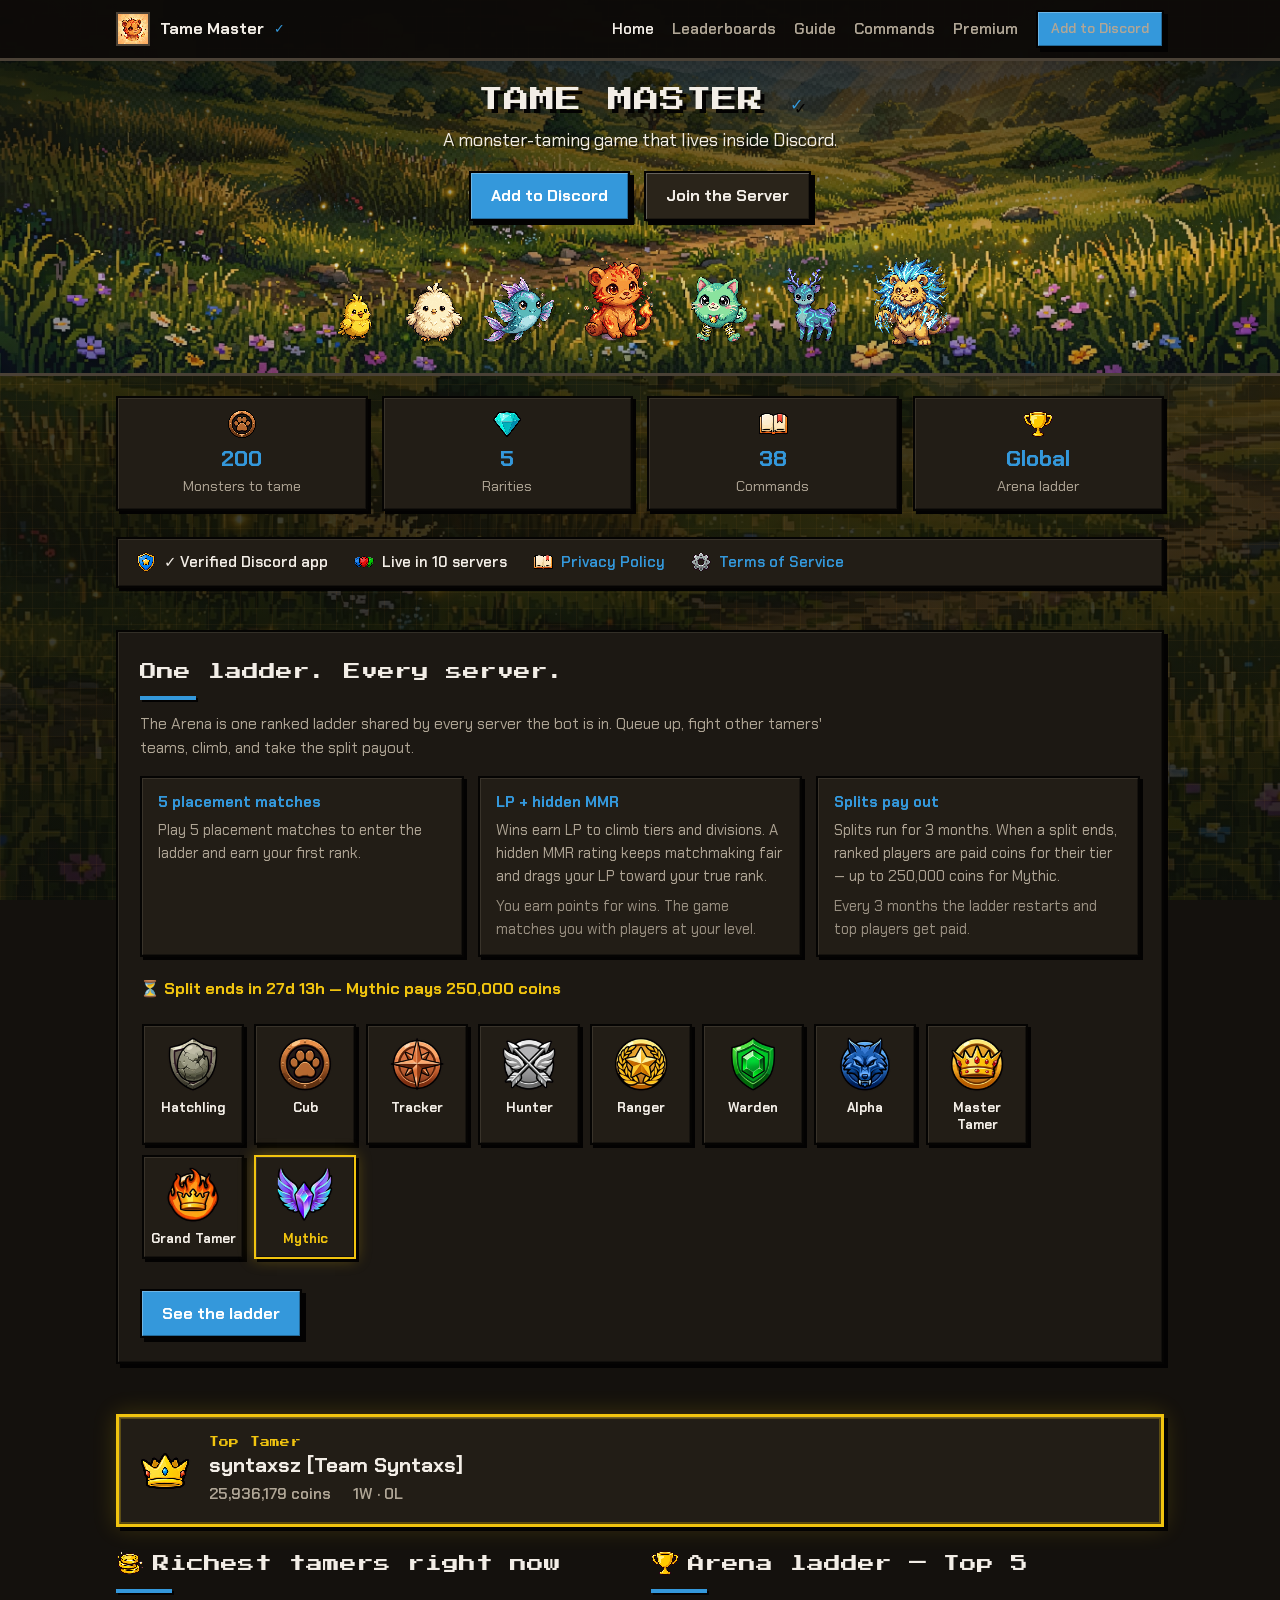
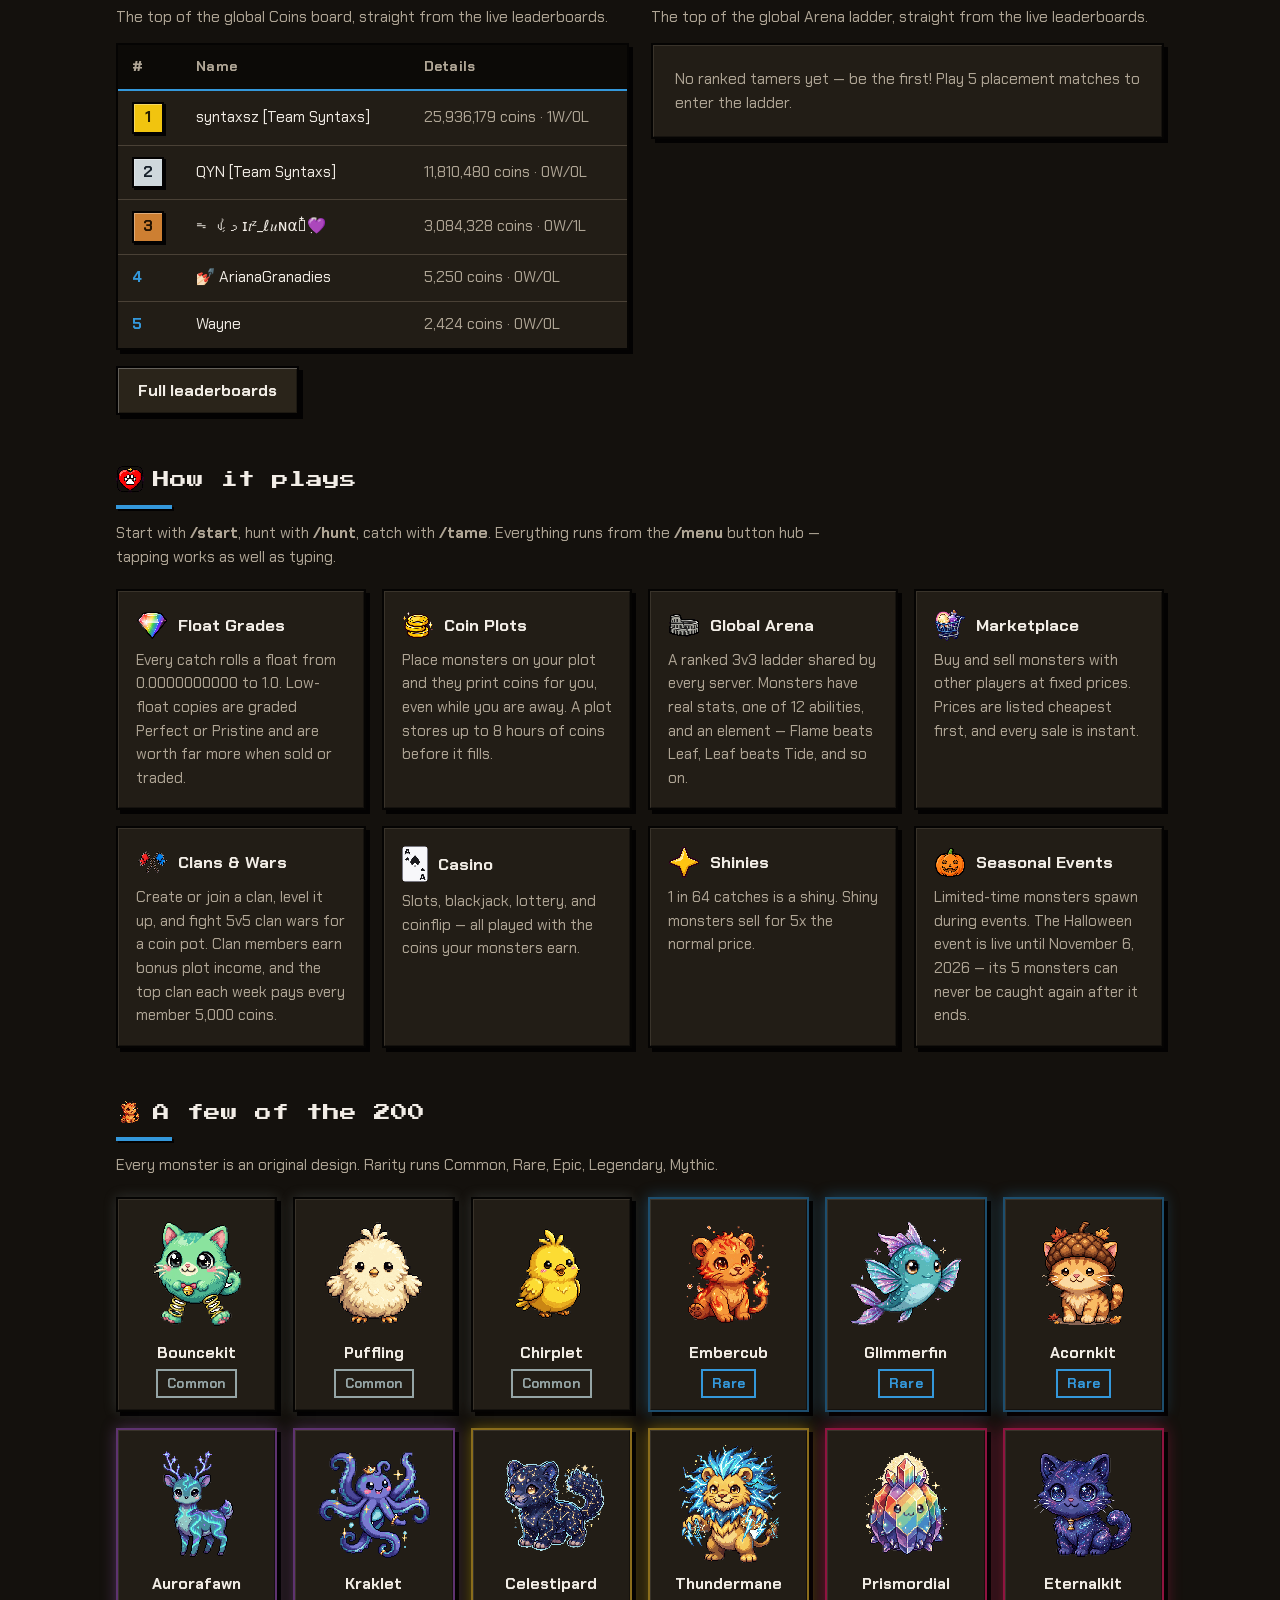
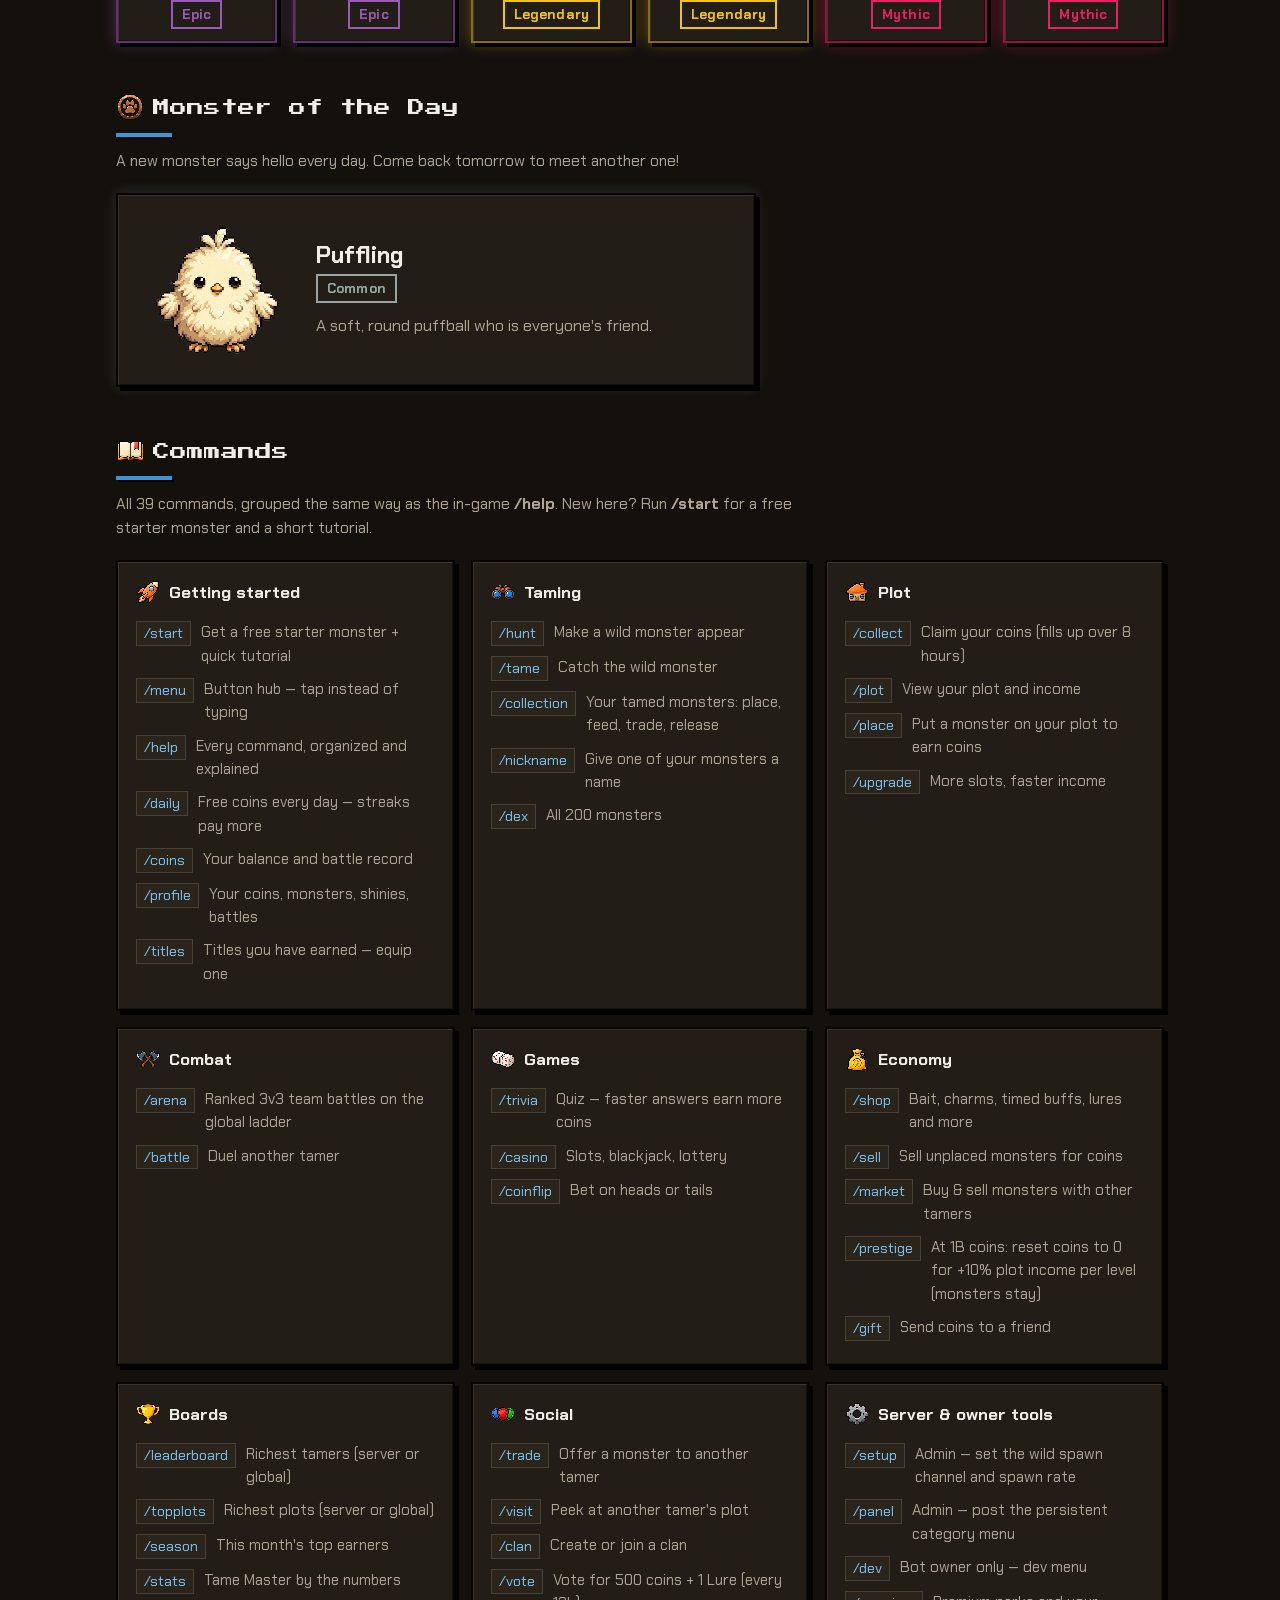
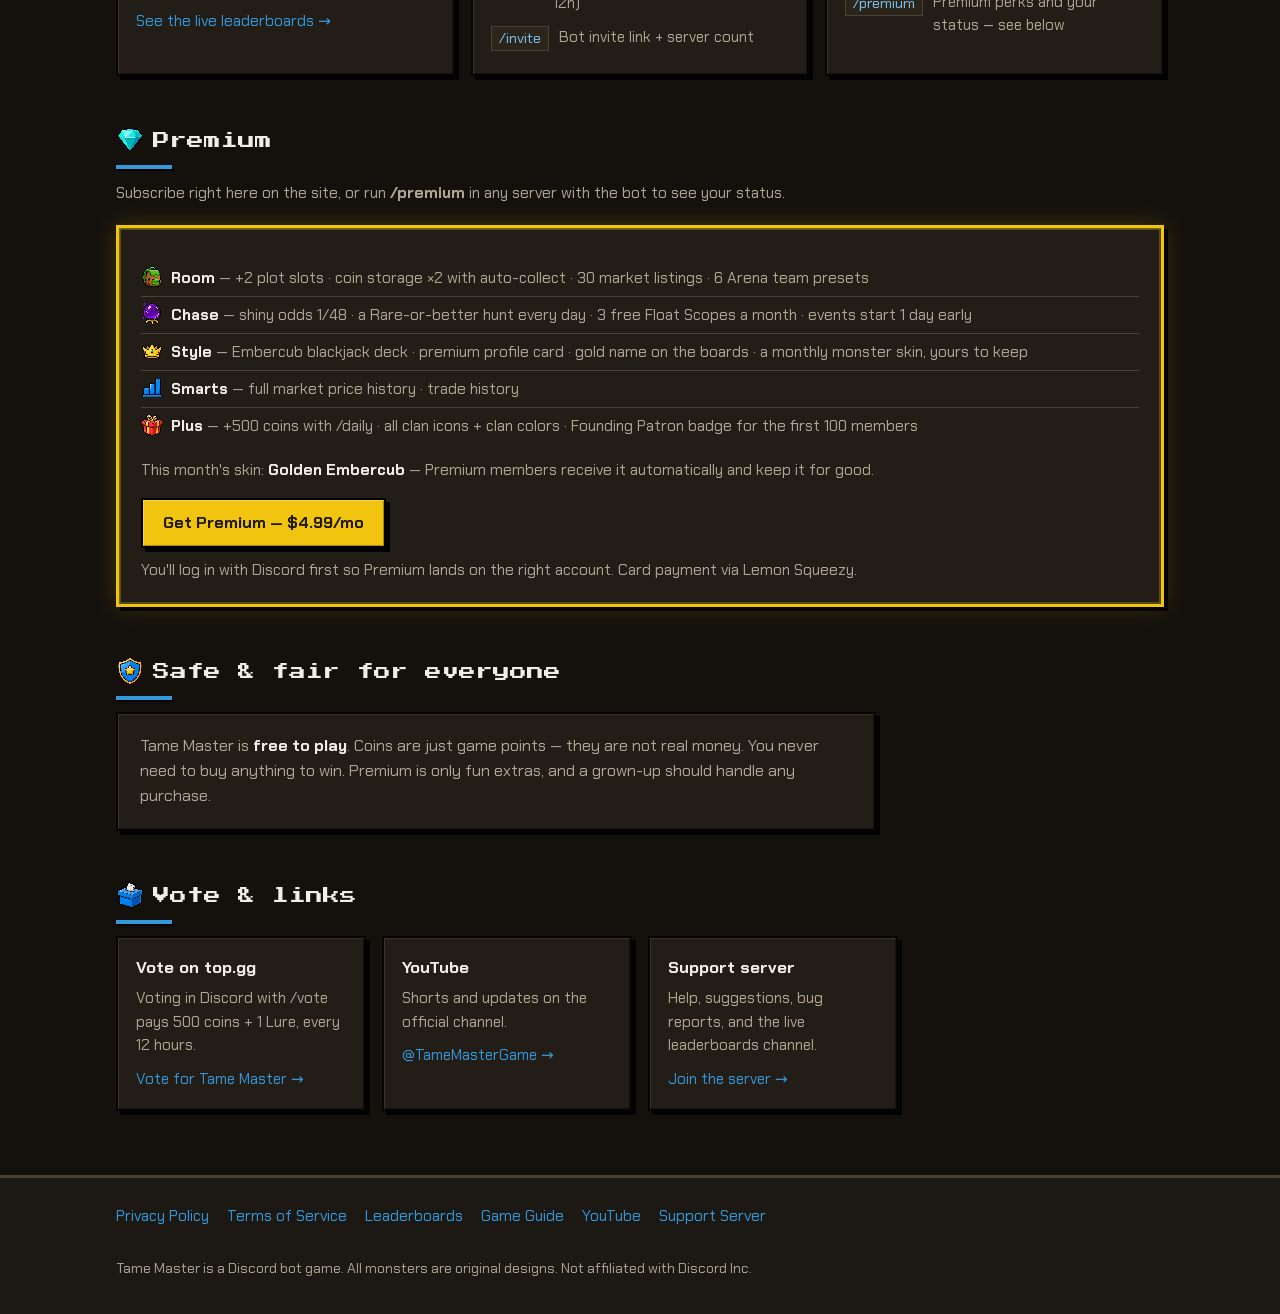
<file: index.html>
<!DOCTYPE html>
<html lang="en">
<head>
<meta charset="utf-8">
<meta name="viewport" content="width=device-width, initial-scale=1">
<title>Tame Master — a monster-taming game inside Discord</title>
<meta name="description" content="Tame Master is a verified Discord bot: hunt and tame 200 original monsters, print coins on your plot, climb the global Arena ladder, trade on the marketplace, and run a clan.">
<meta property="og:type" content="website">
<meta property="og:site_name" content="Tame Master">
<meta property="og:title" content="Tame Master — a monster-taming game inside Discord">
<meta property="og:description" content="Hunt and tame 200 original monsters, print coins on your plot, climb the global Arena ladder, trade on the marketplace, and run a clan — all inside Discord.">
<meta property="og:image" content="https://tamemaster.com/assets/og.jpg">
<meta name="twitter:card" content="summary_large_image">
<meta name="twitter:title" content="Tame Master — a monster-taming game inside Discord">
<meta name="twitter:description" content="Hunt and tame 200 original monsters, print coins on your plot, climb the global Arena ladder, trade on the marketplace, and run a clan — all inside Discord.">
<meta name="twitter:image" content="https://tamemaster.com/assets/og.jpg">
<link rel="icon" type="image/png" href="assets/favicon.png">
<link rel="preconnect" href="https://fonts.googleapis.com">
<link rel="preconnect" href="https://fonts.gstatic.com" crossorigin>
<link rel="stylesheet" href="assets/fonts/fonts.css">
<link rel="stylesheet" href="style.css">
</head>
<body>

<header class="site">
  <div class="wrap">
    <a class="brand" href="index.html">
      <img src="assets/avatar.jpg" alt="Tame Master avatar">
      Tame Master <span class="check" title="Verified Discord app">&#10003;</span>
    </a>
    <nav class="main">
      <a href="index.html" class="active">Home</a>
      <a href="leaderboards.html">Leaderboards</a>
      <a href="guide/">Guide</a>
      <a href="index.html#commands">Commands</a>
      <a href="index.html#premium">Premium</a>
      <a class="btn btn-blue btn-small" href="https://discord.com/oauth2/authorize?client_id=1562046640691609631&amp;permissions=268815360&amp;scope=bot%20applications.commands">Add to Discord</a>
    </nav>
  </div>
</header>

<div class="hero">
  <div class="hero-inner wrap">
    <h1>TAME MASTER <span class="check" title="Verified Discord app">&#10003;</span></h1>
    <p class="tagline">A monster-taming game that lives inside Discord.</p>
    <div class="hero-buttons">
      <a class="btn btn-blue" href="https://discord.com/oauth2/authorize?client_id=1562046640691609631&amp;permissions=268815360&amp;scope=bot%20applications.commands">Add to Discord</a>
      <a class="btn btn-ghost" href="https://discord.gg/GYPExCYufj">Join the Server</a>
    </div>
    <div class="hero-sprites" aria-hidden="true">
      <img src="assets/sprites/chirplet.png" alt="" style="height:62px">
      <img src="assets/sprites/puffling.png" alt="" style="height:70px">
      <img src="assets/sprites/glimmerfin.png" alt="" style="height:76px">
      <img src="assets/sprites/embercub.png" alt="" style="height:100px">
      <img src="assets/sprites/bouncekit.png" alt="" style="height:76px">
      <img src="assets/sprites/aurorafawn.png" alt="" style="height:84px">
      <img src="assets/sprites/thundermane.png" alt="" style="height:90px">
    </div>
  </div>
</div>

<div class="wrap">
    <div class="stats">
      <div class="stat"><img class="sico" src="assets/icons/paw.png" alt="Paw print icon"><div class="num">200</div><div class="lbl">Monsters to tame</div></div>
      <div class="stat"><img class="sico" src="assets/icons/gem.png" alt="Rarity gem icon"><div class="num">5</div><div class="lbl">Rarities</div></div>
      <div class="stat"><img class="sico" src="assets/icons/book.png" alt="Command book icon"><div class="num">38</div><div class="lbl">Commands</div></div>
      <div class="stat"><img class="sico" src="assets/icons/trophy.png" alt=""><div class="num">Global</div><div class="lbl">Arena ladder</div></div>
    </div>
</div>

<main class="wrap">

  <div class="trust-strip">
    <span class="trust-item"><img src="assets/icons/shield.png" alt="">&#10003; Verified Discord app</span>
    <span class="trust-item"><img src="assets/icons/team.png" alt=""><span id="server-count">Live in 10 servers</span></span>
    <a class="trust-item" href="https://github.com/syntaxsz1/tame-master-policies/blob/main/PRIVACY.md"><img src="assets/icons/book.png" alt="">Privacy Policy</a>
    <a class="trust-item" href="https://github.com/syntaxsz1/tame-master-policies/blob/main/TERMS.md"><img src="assets/icons/gear.png" alt="">Terms of Service</a>
  </div>

  <section id="arena" style="padding-top: 0;">
    <div class="arena-band">
      <h2>One ladder. Every server.</h2>
      <p class="sub">The Arena is one ranked ladder shared by every server the bot is in. Queue up, fight other tamers' teams, climb, and take the split payout.</p>
      <div class="arena-points">
        <div class="arena-point">
          <h3>5 placement matches</h3>
          <p>Play 5 placement matches to enter the ladder and earn your first rank.</p>
        </div>
        <div class="arena-point">
          <h3>LP + hidden MMR</h3>
          <p>Wins earn LP to climb tiers and divisions. A hidden MMR rating keeps matchmaking fair and drags your LP toward your true rank.</p>
          <p class="kid-note">You earn points for wins. The game matches you with players at your level.</p>
        </div>
        <div class="arena-point">
          <h3>Splits pay out</h3>
          <p>Splits run for 3 months. When a split ends, ranked players are paid coins for their tier — up to 250,000 coins for Mythic.</p>
          <p class="kid-note">Every 3 months the ladder restarts and top players get paid.</p>
        </div>
      </div>
      <p class="split-countdown" id="split-countdown">Splits end every 3 months — Mythic pays 250,000 coins</p>
      <div class="ranks" aria-label="Arena ranks from Hatchling to Mythic">
        <div class="rank-tier"><img src="assets/ranks/rank_hatchling.png" alt="Hatchling rank badge"><div class="tname">Hatchling</div></div>
        <div class="rank-tier"><img src="assets/ranks/rank_cub.png" alt="Cub rank badge"><div class="tname">Cub</div></div>
        <div class="rank-tier"><img src="assets/ranks/rank_tracker.png" alt="Tracker rank badge"><div class="tname">Tracker</div></div>
        <div class="rank-tier"><img src="assets/ranks/rank_hunter.png" alt="Hunter rank badge"><div class="tname">Hunter</div></div>
        <div class="rank-tier"><img src="assets/ranks/rank_ranger.png" alt="Ranger rank badge"><div class="tname">Ranger</div></div>
        <div class="rank-tier"><img src="assets/ranks/rank_warden.png" alt="Warden rank badge"><div class="tname">Warden</div></div>
        <div class="rank-tier"><img src="assets/ranks/rank_alpha.png" alt="Alpha rank badge"><div class="tname">Alpha</div></div>
        <div class="rank-tier"><img src="assets/ranks/rank_master.png" alt="Master Tamer rank badge"><div class="tname">Master Tamer</div></div>
        <div class="rank-tier"><img src="assets/ranks/rank_grand.png" alt="Grand Tamer rank badge"><div class="tname">Grand Tamer</div></div>
        <div class="rank-tier top"><img src="assets/ranks/rank_mythic.png" alt="Mythic rank badge"><div class="tname">Mythic</div></div>
      </div>
      <a class="btn btn-blue" href="leaderboards.html">See the ladder</a>
    </div>
  </section>

  <section id="tournament-champion" hidden>
    <div id="tourney-champion-slot"></div>
    <div id="hall-of-champions"></div>
  </section>

  <section id="home-boards" hidden>
    <div id="champion-slot"></div>
    <div class="boards-duo">
      <div class="board-col">
        <h2><img class="hico" src="assets/icons/coin.png" alt="">Richest tamers right now</h2>
        <p class="sub">The top of the global Coins board, straight from the live leaderboards.</p>
        <div id="top-coins-slot"></div>
      </div>
      <div class="board-col">
        <h2><img class="hico" src="assets/icons/trophy.png" alt="">Arena ladder — Top 5</h2>
        <p class="sub">The top of the global Arena ladder, straight from the live leaderboards.</p>
        <div id="top-arena-slot"></div>
      </div>
    </div>
    <a class="btn btn-ghost" href="leaderboards.html">Full leaderboards</a>
  </section>

  <section id="supporters" hidden>
    <h2><img class="hico" src="assets/icons/ballot.png" alt="">Supporters wall</h2>
    <p class="sub">The tamers who vote for Tame Master on <strong>top.gg</strong> — every verified vote earns a Vote Crate, builds a streak, and puts a name on this wall.</p>
    <div id="supporters-slot"></div>
    <a class="btn btn-ghost" href="https://top.gg/bot/1562046640691609631/vote">Vote on top.gg</a>
  </section>

  <section id="features">
    <h2><img class="hico" src="assets/icons/tame.png" alt="Heart and paw taming icon">How it plays</h2>
    <p class="sub">Start with <strong>/start</strong>, hunt with <strong>/hunt</strong>, catch with <strong>/tame</strong>. Everything runs from the <strong>/menu</strong> button hub — tapping works as well as typing.</p>
    <div class="grid">
      <div class="card">
        <h3><img class="card-ico" src="assets/icons/float.png" alt="">Float Grades</h3>
        <p>Every catch rolls a float from 0.0000000000 to 1.0. Low-float copies are graded Perfect or Pristine and are worth far more when sold or traded.</p>
      </div>
      <div class="card">
        <h3><img class="card-ico" src="assets/icons/coin.png" alt="">Coin Plots</h3>
        <p>Place monsters on your plot and they print coins for you, even while you are away. A plot stores up to 8 hours of coins before it fills.</p>
      </div>
      <div class="card">
        <h3><img class="card-ico" src="assets/icons/arena.png" alt="">Global Arena</h3>
        <p>A ranked 3v3 ladder shared by every server. Monsters have real stats, one of 12 abilities, and an element — Flame beats Leaf, Leaf beats Tide, and so on.</p>
      </div>
      <div class="card">
        <h3><img class="card-ico" src="assets/icons/shop.png" alt="">Marketplace</h3>
        <p>Buy and sell monsters with other players at fixed prices. Prices are listed cheapest first, and every sale is instant.</p>
      </div>
      <div class="card">
        <h3><img class="card-ico" src="assets/icons/clanwar.png" alt="">Clans &amp; Wars</h3>
        <p>Create or join a clan, level it up, and fight 5v5 clan wars for a coin pot. Clan members earn bonus plot income, and the top clan each week pays every member 5,000 coins.</p>
      </div>
      <div class="card">
        <h3><img class="card-ico tall" src="assets/icons/card_ace.png" alt="">Casino</h3>
        <p>Slots, blackjack, lottery, and coinflip — all played with the coins your monsters earn.</p>
      </div>
      <div class="card">
        <h3><img class="card-ico" src="assets/icons/shiny.png" alt="">Shinies</h3>
        <p>1 in 64 catches is a shiny. Shiny monsters sell for 5x the normal price.</p>
      </div>
      <div class="card">
        <h3><img class="card-ico" src="assets/icons/pumpkin.png" alt="">Seasonal Events</h3>
        <p>Limited-time monsters spawn during events. The Halloween event is live until November 6, 2026 — its 5 monsters can never be caught again after it ends.</p>
      </div>
    </div>
  </section>

  <section id="showcase">
    <h2><img class="hico" src="assets/sprites/embercub.png" alt="Embercub monster sprite">A few of the 200</h2>
    <p class="sub">Every monster is an original design. Rarity runs Common, Rare, Epic, Legendary, Mythic.</p>
    <div class="showcase">
      <div class="mon" data-r="common"><img src="assets/sprites/bouncekit.png" alt="Bouncekit sprite"><div class="mname">Bouncekit</div><span class="rarity r-common">Common</span></div>
      <div class="mon" data-r="common"><img src="assets/sprites/puffling.png" alt="Puffling sprite"><div class="mname">Puffling</div><span class="rarity r-common">Common</span></div>
      <div class="mon" data-r="common"><img src="assets/sprites/chirplet.png" alt="Chirplet sprite"><div class="mname">Chirplet</div><span class="rarity r-common">Common</span></div>
      <div class="mon" data-r="rare"><img src="assets/sprites/embercub.png" alt="Embercub sprite"><div class="mname">Embercub</div><span class="rarity r-rare">Rare</span></div>
      <div class="mon" data-r="rare"><img src="assets/sprites/glimmerfin.png" alt="Glimmerfin sprite"><div class="mname">Glimmerfin</div><span class="rarity r-rare">Rare</span></div>
      <div class="mon" data-r="rare"><img src="assets/sprites/acornkit.png" alt="Acornkit sprite"><div class="mname">Acornkit</div><span class="rarity r-rare">Rare</span></div>
      <div class="mon" data-r="epic"><img src="assets/sprites/aurorafawn.png" alt="Aurorafawn sprite"><div class="mname">Aurorafawn</div><span class="rarity r-epic">Epic</span></div>
      <div class="mon" data-r="epic"><img src="assets/sprites/kraklet.png" alt="Kraklet sprite"><div class="mname">Kraklet</div><span class="rarity r-epic">Epic</span></div>
      <div class="mon" data-r="legendary"><img src="assets/sprites/celestipard.png" alt="Celestipard sprite"><div class="mname">Celestipard</div><span class="rarity r-legendary">Legendary</span></div>
      <div class="mon" data-r="legendary"><img src="assets/sprites/thundermane.png" alt="Thundermane sprite"><div class="mname">Thundermane</div><span class="rarity r-legendary">Legendary</span></div>
      <div class="mon" data-r="mythic"><img src="assets/sprites/prismordial.png" alt="Prismordial sprite"><div class="mname">Prismordial</div><span class="rarity r-mythic">Mythic</span></div>
      <div class="mon" data-r="mythic"><img src="assets/sprites/eternalkit.png" alt="Eternalkit sprite"><div class="mname">Eternalkit</div><span class="rarity r-mythic">Mythic</span></div>
    </div>
  </section>

  <section id="motd">
    <h2><img class="hico" src="assets/icons/paw.png" alt="">Monster of the Day</h2>
    <p class="sub">A new monster says hello every day. Come back tomorrow to meet another one!</p>
    <div class="motd-card" id="motd-card" data-r="rare">
      <img class="motd-sprite" id="motd-sprite" src="assets/sprites/embercub.png" alt="Embercub sprite">
      <div class="motd-info">
        <div class="motd-name" id="motd-name">Embercub</div>
        <span class="rarity r-rare" id="motd-rarity">Rare</span>
        <p class="motd-line" id="motd-line">A brave little fire cub who never gives up.</p>
      </div>
    </div>
  </section>

  <section id="commands">
    <h2><img class="hico" src="assets/icons/book.png" alt="Command book icon">Commands</h2>
    <p class="sub">All 39 commands, grouped the same way as the in-game <strong>/help</strong>. New here? Run <strong>/start</strong> for a free starter monster and a short tutorial.</p>
    <div class="cmd-grid">
      <div class="cmd-group">
        <h3><img class="gico" src="assets/icons/rocket.png" alt="Rocket icon">Getting started</h3>
        <div class="cmd"><code>/start</code><span>Get a free starter monster + quick tutorial</span></div>
        <div class="cmd"><code>/menu</code><span>Button hub — tap instead of typing</span></div>
        <div class="cmd"><code>/help</code><span>Every command, organized and explained</span></div>
        <div class="cmd"><code>/daily</code><span>Free coins every day — streaks pay more</span></div>
        <div class="cmd"><code>/coins</code><span>Your balance and battle record</span></div>
        <div class="cmd"><code>/profile</code><span>Your coins, monsters, shinies, battles</span></div>
        <div class="cmd"><code>/titles</code><span>Titles you have earned — equip one</span></div>
      </div>
      <div class="cmd-group">
        <h3><img class="gico" src="assets/icons/hunt.png" alt="Binoculars hunt icon">Taming</h3>
        <div class="cmd"><code>/hunt</code><span>Make a wild monster appear</span></div>
        <div class="cmd"><code>/tame</code><span>Catch the wild monster</span></div>
        <div class="cmd"><code>/collection</code><span>Your tamed monsters: place, feed, trade, release</span></div>
        <div class="cmd"><code>/nickname</code><span>Give one of your monsters a name</span></div>
        <div class="cmd"><code>/dex</code><span>All 200 monsters</span></div>
      </div>
      <div class="cmd-group">
        <h3><img class="gico" src="assets/icons/house.png" alt="House plot icon">Plot</h3>
        <div class="cmd"><code>/collect</code><span>Claim your coins (fills up over 8 hours)</span></div>
        <div class="cmd"><code>/plot</code><span>View your plot and income</span></div>
        <div class="cmd"><code>/place</code><span>Put a monster on your plot to earn coins</span></div>
        <div class="cmd"><code>/upgrade</code><span>More slots, faster income</span></div>
      </div>
      <div class="cmd-group">
        <h3><img class="gico" src="assets/icons/battle.png" alt="Crossed axes battle icon">Combat</h3>
        <div class="cmd"><code>/arena</code><span>Ranked 3v3 team battles on the global ladder</span></div>
        <div class="cmd"><code>/battle</code><span>Duel another tamer</span></div>
      </div>
      <div class="cmd-group">
        <h3><img class="gico" src="assets/icons/dice.png" alt="Dice games icon">Games</h3>
        <div class="cmd"><code>/trivia</code><span>Quiz — faster answers earn more coins</span></div>
        <div class="cmd"><code>/casino</code><span>Slots, blackjack, lottery</span></div>
        <div class="cmd"><code>/coinflip</code><span>Bet on heads or tails</span></div>
      </div>
      <div class="cmd-group">
        <h3><img class="gico" src="assets/icons/moneybag.png" alt="Money bag economy icon">Economy</h3>
        <div class="cmd"><code>/shop</code><span>Bait, charms, timed buffs, lures and more</span></div>
        <div class="cmd"><code>/sell</code><span>Sell unplaced monsters for coins</span></div>
        <div class="cmd"><code>/market</code><span>Buy &amp; sell monsters with other tamers</span></div>
        <div class="cmd"><code>/prestige</code><span>At 1B coins: reset coins to 0 for +10% plot income per level (monsters stay)</span></div>
        <div class="cmd"><code>/gift</code><span>Send coins to a friend</span></div>
      </div>
      <div class="cmd-group">
        <h3><img class="gico" src="assets/icons/trophy.png" alt="Trophy leaderboard icon">Boards</h3>
        <div class="cmd"><code>/leaderboard</code><span>Richest tamers (server or global)</span></div>
        <div class="cmd"><code>/topplots</code><span>Richest plots (server or global)</span></div>
        <div class="cmd"><code>/season</code><span>This month's top earners</span></div>
        <div class="cmd"><code>/stats</code><span>Tame Master by the numbers</span></div>
        <p style="margin-top:10px;"><a href="leaderboards.html">See the live leaderboards &rarr;</a></p>
      </div>
      <div class="cmd-group">
        <h3><img class="gico" src="assets/icons/team.png" alt="Team shields social icon">Social</h3>
        <div class="cmd"><code>/trade</code><span>Offer a monster to another tamer</span></div>
        <div class="cmd"><code>/visit</code><span>Peek at another tamer's plot</span></div>
        <div class="cmd"><code>/clan</code><span>Create or join a clan</span></div>
        <div class="cmd"><code>/vote</code><span>Vote for 500 coins + 1 Lure (every 12h)</span></div>
        <div class="cmd"><code>/invite</code><span>Bot invite link + server count</span></div>
      </div>
      <div class="cmd-group">
        <h3><img class="gico" src="assets/icons/gear.png" alt="Gear tools icon">Server &amp; owner tools</h3>
        <div class="cmd"><code>/setup</code><span>Admin — set the wild spawn channel and spawn rate</span></div>
        <div class="cmd"><code>/panel</code><span>Admin — post the persistent category menu</span></div>
        <div class="cmd"><code>/dev</code><span>Bot owner only — dev menu</span></div>
        <div class="cmd"><code>/premium</code><span>Premium perks and your status — see below</span></div>
      </div>
    </div>
  </section>

  <section id="premium">
    <h2><img class="hico" src="assets/icons/gem.png" alt="">Premium</h2>
    <p class="sub">Subscribe right here on the site, or run <strong>/premium</strong> in any server with the bot to see your status.</p>
    <div class="premium-box">
      <ul>
        <li><img class="pico" src="assets/icons/backpack.png" alt="Backpack storage icon"><strong>Room</strong> — +2 plot slots · coin storage &times;2 with auto-collect · 30 market listings · 6 Arena team presets</li>
        <li><img class="pico" src="assets/icons/scope.png" alt="Float Scope icon"><strong>Chase</strong> — shiny odds 1/48 · a Rare-or-better hunt every day · 3 free Float Scopes a month · events start 1 day early</li>
        <li><img class="pico" src="assets/icons/crown.png" alt="Crown style icon"><strong>Style</strong> — Embercub blackjack deck · premium profile card · gold name on the boards · a monthly monster skin, yours to keep</li>
        <li><img class="pico" src="assets/icons/chart.png" alt="Price chart icon"><strong>Smarts</strong> — full market price history · trade history</li>
        <li><img class="pico" src="assets/icons/gift.png" alt="Gift bonus icon"><strong>Plus</strong> — +500 coins with /daily · all clan icons + clan colors · Founding Patron badge for the first 100 members</li>
      </ul>
      <p style="margin-top:14px; color: var(--muted);">This month's skin: <strong style="color: var(--text);">Golden Embercub</strong> — Premium members receive it automatically and keep it for good.</p>
      <p style="margin-top:16px;"><a class="btn" style="background: var(--gold); color: #201a04;" href="https://tame-master-bot.fly.dev/premium/login">Get Premium — $4.99/mo</a></p>
      <p style="margin-top:10px; color: var(--muted);">You'll log in with Discord first so Premium lands on the right account. Card payment via Lemon Squeezy.</p>
    </div>
  </section>

  <section id="safety">
    <h2><img class="hico" src="assets/icons/shield.png" alt="">Safe &amp; fair for everyone</h2>
    <div class="safety-card">
      <p>Tame Master is <strong>free to play</strong>. Coins are just game points — they are not real money. You never need to buy anything to win. Premium is only fun extras, and a grown-up should handle any purchase.</p>
    </div>
  </section>

  <section id="links">
    <h2><img class="hico" src="assets/icons/ballot.png" alt="Ballot box vote icon">Vote &amp; links</h2>
    <div class="grid">
      <div class="card">
        <h3>Vote on top.gg</h3>
        <p>Voting in Discord with /vote pays 500 coins + 1 Lure, every 12 hours.</p>
        <p style="margin-top:10px;"><a href="https://top.gg/bot/1562046640691609631/vote">Vote for Tame Master &rarr;</a></p>
      </div>
      <div class="card">
        <h3>YouTube</h3>
        <p>Shorts and updates on the official channel.</p>
        <p style="margin-top:10px;"><a href="https://www.youtube.com/@TameMasterGame">@TameMasterGame &rarr;</a></p>
      </div>
      <div class="card">
        <h3>Support server</h3>
        <p>Help, suggestions, bug reports, and the live leaderboards channel.</p>
        <p style="margin-top:10px;"><a href="https://discord.gg/GYPExCYufj">Join the server &rarr;</a></p>
      </div>
    </div>
  </section>

</main>

<footer class="site">
  <div class="wrap">
    <div class="links">
      <a href="https://github.com/syntaxsz1/tame-master-policies/blob/main/PRIVACY.md">Privacy Policy</a>
      <a href="https://github.com/syntaxsz1/tame-master-policies/blob/main/TERMS.md">Terms of Service</a>
      <a href="leaderboards.html">Leaderboards</a>
      <a href="guide/">Game Guide</a>
      <a href="https://www.youtube.com/@TameMasterGame">YouTube</a>
      <a href="https://discord.gg/GYPExCYufj">Support Server</a>
    </div>
    <p class="fine">Tame Master is a Discord bot game. All monsters are original designs. Not affiliated with Discord Inc.</p>
  </div>
</footer>

<script>
(function () {
  var section = document.getElementById("home-boards");
  var coinsSlot = document.getElementById("top-coins-slot");
  var arenaSlot = document.getElementById("top-arena-slot");
  var champSlot = document.getElementById("champion-slot");
  if (!section || !coinsSlot || !arenaSlot) return;

  var ARENA_EMPTY_TEXT = "No ranked tamers yet — be the first! Play 5 placement matches to enter the ladder.";
  // Longest names first so "Master Tamer" wins over "Master"-like partials.
  var TIERS = [
    ["Grand Tamer", "rank_grand"], ["Master Tamer", "rank_master"],
    ["Hatchling", "rank_hatchling"], ["Tracker", "rank_tracker"],
    ["Hunter", "rank_hunter"], ["Ranger", "rank_ranger"],
    ["Warden", "rank_warden"], ["Alpha", "rank_alpha"],
    ["Mythic", "rank_mythic"], ["Cub", "rank_cub"]
  ];

  function esc(s) {
    return String(s == null ? "" : s)
      .replace(/&/g, "&amp;").replace(/</g, "&lt;").replace(/>/g, "&gt;")
      .replace(/"/g, "&quot;");
  }

  function rankCell(row) {
    var rk = parseInt(row.rank, 10);
    return (rk >= 1 && rk <= 3)
      ? '<span class="chip chip-' + rk + '">' + esc(row.rank) + '</span>'
      : esc(row.rank);
  }

  function tableHtml(rows, withBadges) {
    var html = '<div class="board-wrap teaser-table"><table class="board">' +
      '<thead><tr><th>#</th><th>Name</th><th>Details</th></tr></thead><tbody>';
    for (var i = 0; i < rows.length; i++) {
      var badge = "";
      if (withBadges) {
        var hay = String(rows[i].name || "") + " " + String(rows[i].detail || "");
        for (var t = 0; t < TIERS.length; t++) {
          if (hay.indexOf(TIERS[t][0]) !== -1) {
            badge = '<img class="rank-badge-inline" src="assets/ranks/' +
              TIERS[t][1] + '.png" alt="' + TIERS[t][0] + ' rank badge">';
            break;
          }
        }
      }
      html += '<tr><td class="rank">' + rankCell(rows[i]) + '</td><td>' +
        badge + esc(rows[i].name) + '</td><td class="detail">' +
        esc(rows[i].detail) + '</td></tr>';
    }
    return html + '</tbody></table></div>';
  }

  /* Tournament champion spotlight + Hall of Champions, fed by the
     same live payload's `tournament` key. The prize text comes from
     the tournament record itself. Species sprites render only when
     the site already ships that species' sprite; otherwise the
     winning team is text-only. */
  var SITE_SPRITES = {
    acornkit: 1, aurorafawn: 1, bouncekit: 1, celestipard: 1,
    chirplet: 1, embercub: 1, eternalkit: 1, glimmerfin: 1,
    kraklet: 1, prismordial: 1, puffling: 1, thundermane: 1
  };

  function teamHtml(team) {
    if (!team || !team.length) return "";
    var parts = [];
    for (var i = 0; i < team.length; i++) {
      var slug = String(team[i]).toLowerCase().replace(/[^a-z0-9]/g, "");
      var img = SITE_SPRITES[slug]
        ? '<img class="tourney-mon" src="assets/sprites/' + slug +
          '.png" alt="">'
        : "";
      parts.push('<span class="tourney-mon-wrap">' + img +
        esc(team[i]) + '</span>');
    }
    return '<div class="champ-stats"><span class="champ-stat">' +
      'Winning team: ' + parts.join(' · ') + '</span></div>';
  }

  function tournamentChampionHtml(c) {
    return '<div class="champion-card tourney-card">' +
      '<img class="champ-crown" src="assets/icons/trophy.png" alt="Trophy icon">' +
      '<div class="champ-info"><div class="champ-label">' +
      'Tournament Champion</div>' +
      '<div class="champ-name">' + esc(c.name) + '</div>' +
      '<div class="champ-stats"><span class="champ-stat">' +
      esc(c.prize) + ' Champion</span>' +
      '<span class="champ-stat">' + esc(c.date) + '</span></div>' +
      teamHtml(c.team) + '</div></div>';
  }

  function hallHtml(champions) {
    if (!champions || champions.length < 2) return "";
    var rows = "";
    for (var i = 1; i < champions.length; i++) {
      var c = champions[i];
      rows += '<div class="hall-row"><span class="hall-name">' +
        esc(c.name) + '</span><span class="hall-detail">' +
        esc((c.team || []).join(' · ')) + '</span>' +
        '<span class="hall-detail">' + esc(c.date) + ' · ' +
        esc(c.prize) + '</span></div>';
    }
    return '<h2 class="hall-title">Hall of Champions</h2>' +
      '<div class="hall-list">' + rows + '</div>';
  }

  function championHtml(row) {
    var m = String(row.detail || "").match(/^([\d,]+)\s+coins\s*·\s*(\d+)W\/(\d+)L/);
    var stats = m
      ? '<span class="champ-stat">' + esc(m[1]) + ' coins</span>' +
        '<span class="champ-stat">' + esc(m[2]) + 'W · ' + esc(m[3]) + 'L</span>'
      : '<span class="champ-stat">' + esc(row.detail) + '</span>';
    return '<div class="champion-card">' +
      '<img class="champ-crown" src="assets/icons/crown.png" alt="Crown icon">' +
      '<div class="champ-info"><div class="champ-label">Top Tamer</div>' +
      '<div class="champ-name">' + esc(row.name) + '</div>' +
      '<div class="champ-stats">' + stats + '</div></div></div>';
  }

  /* Boards load LIVE from the bot's own feed first (same schema as
     data.json); if the feed is unreachable or returns junk, fall back
     to the data.json snapshot shipped with the site. */
  function loadBoards() {
    return fetch("https://tame-master-bot.fly.dev/leaderboards.json")
      .then(function (resp) {
        if (!resp.ok) throw new Error("HTTP " + resp.status);
        return resp.json();
      })
      .then(function (json) {
        if (!json || typeof json !== "object" || !json.boards) {
          throw new Error("bad feed data");
        }
        return json;
      })
      .catch(function () {
        return fetch("./data.json", { cache: "no-store" })
          .then(function (resp) {
            if (!resp.ok) throw new Error("HTTP " + resp.status);
            return resp.json();
          });
      });
  }

  loadBoards()
    .then(function (json) {
      // Server count is live too: the feed's stats board carries the
      // bot's current guild count. The hard-coded text above stays as
      // the fallback if the feed cannot load.
      var statsRows = (json.boards && json.boards.stats) || [];
      var scEl = document.getElementById("server-count");
      if (scEl) {
        for (var si = 0; si < statsRows.length; si++) {
          if (statsRows[si].name === "Servers" && statsRows[si].detail) {
            scEl.textContent = "Live in " + statsRows[si].detail + " servers";
            break;
          }
        }
      }

      // Tournament spotlight renders independently of the boards.
      var tourneySection = document.getElementById("tournament-champion");
      var tourneySlot = document.getElementById("tourney-champion-slot");
      var hallSlot = document.getElementById("hall-of-champions");
      var tourney = json.tournament || {};
      if (tourneySection && tourneySlot && tourney.current_champion) {
        tourneySlot.innerHTML =
          tournamentChampionHtml(tourney.current_champion);
        if (hallSlot) hallSlot.innerHTML =
          hallHtml(tourney.champions || []);
        tourneySection.hidden = false;
      }

      // Supporters wall — top verified voters (sync 126).
      // Renders independently of the coins/arena boards.
      var supSection = document.getElementById("supporters");
      var supSlot = document.getElementById("supporters-slot");
      var voters = (json.boards && json.boards.voters) || [];
      if (supSection && supSlot && voters.length) {
        var chips = "";
        for (var vi = 0; vi < voters.length; vi++) {
          chips += '<span class="supporter-chip">' +
            esc(voters[vi].name) +
            ' <span class="supporter-votes">' +
            esc(voters[vi].detail) + '</span></span>';
        }
        supSlot.innerHTML = '<div class="supporters-wall">' +
          chips + '</div>';
        supSection.hidden = false;
      }

      var coins = (json.boards && json.boards.coins) || [];
      var arena = (json.boards && json.boards.arena) || [];
      if (!coins.length && !arena.length) return; // stay hidden when both boards are empty

      if (coins.length) {
        coinsSlot.innerHTML = tableHtml(coins.slice(0, 5), false);
        if (champSlot) champSlot.innerHTML = championHtml(coins[0]);
      } else {
        coinsSlot.innerHTML = '<div class="empty-box">No coin leaders yet.</div>';
      }

      if (arena.length) {
        arenaSlot.innerHTML = tableHtml(arena.slice(0, 5), true);
      } else {
        arenaSlot.innerHTML = '<div class="empty-box">' + ARENA_EMPTY_TEXT + '</div>';
      }

      section.hidden = false;
    })
    .catch(function () { /* boards area stays hidden if data cannot load */ });
})();
</script>

<script>
(function () {
  /* Split countdown — mirrors combat.py _split_id(): 3-month calendar
     splits (Jan-Mar, Apr-Jun, Jul-Sep, Oct-Dec) in America/Toronto.
     The countdown targets midnight Toronto time on the next
     Jan/Apr/Jul/Oct 1st. */
  var el = document.getElementById("split-countdown");
  if (el) {
    function part(parts, type) {
      for (var i = 0; i < parts.length; i++) if (parts[i].type === type) return parts[i].value;
      return "";
    }
    function splitEndMs() {
      var nowParts = new Intl.DateTimeFormat("en-US", {
        timeZone: "America/Toronto", year: "numeric", month: "numeric"
      }).formatToParts(new Date());
      var y = parseInt(part(nowParts, "year"), 10);
      var m = parseInt(part(nowParts, "month"), 10);
      var em = Math.floor((m - 1) / 3) * 3 + 4; // next boundary month: 4, 7, 10, 13
      var ey = y;
      if (em > 12) { em = 1; ey = y + 1; }
      // Probe Toronto's UTC offset on the boundary date (noon UTC is
      // 07:00/08:00 in Toronto, same calendar day): offset = 12 - local hour.
      var probe = new Date(Date.UTC(ey, em - 1, 1, 12, 0, 0));
      var hParts = new Intl.DateTimeFormat("en-US", {
        timeZone: "America/Toronto", hour12: false, hour: "numeric"
      }).formatToParts(probe);
      var lh = parseInt(part(hParts, "hour"), 10) % 24;
      return Date.UTC(ey, em - 1, 1, 12 - lh, 0, 0);
    }
    function tick() {
      var diff = splitEndMs() - Date.now();
      if (diff < 0) diff = 0;
      var d = Math.floor(diff / 86400000);
      var h = Math.floor((diff % 86400000) / 3600000);
      var min = Math.floor((diff % 3600000) / 60000);
      var when = d > 0 ? (d + "d " + h + "h") : (h + "h " + min + "m");
      el.textContent = "⏳ Split ends in " + when + " — Mythic pays 250,000 coins";
    }
    tick();
    setInterval(tick, 60000);
  }

  /* Monster of the Day — rotates by day-of-year over the sprite list. */
  var MONSTERS = [
    { name: "Embercub", rarity: "Rare", slug: "embercub", line: "A brave little fire cub who never gives up." },
    { name: "Bouncekit", rarity: "Common", slug: "bouncekit", line: "A bouncy kitten who loves to hop, play, and nap in the sun." },
    { name: "Puffling", rarity: "Common", slug: "puffling", line: "A soft, round puffball who is everyone's friend." },
    { name: "Glimmerfin", rarity: "Rare", slug: "glimmerfin", line: "A sparkly fish who lights up the water when it swims." },
    { name: "Aurorafawn", rarity: "Epic", slug: "aurorafawn", line: "A gentle deer whose coat shines with rainbow lights." },
    { name: "Thundermane", rarity: "Legendary", slug: "thundermane", line: "A proud lion with a mane full of lightning." },
    { name: "Celestipard", rarity: "Legendary", slug: "celestipard", line: "A speedy star cat who races across the night sky." }
  ];
  var card = document.getElementById("motd-card");
  if (card) {
    var now = new Date();
    var doy = Math.floor((now - new Date(now.getFullYear(), 0, 0)) / 86400000);
    var mon = MONSTERS[doy % MONSTERS.length];
    var sprite = document.getElementById("motd-sprite");
    var nameEl = document.getElementById("motd-name");
    var rarEl = document.getElementById("motd-rarity");
    var lineEl = document.getElementById("motd-line");
    if (sprite) { sprite.src = "assets/sprites/" + mon.slug + ".png"; sprite.alt = mon.name + " sprite"; }
    if (nameEl) nameEl.textContent = mon.name;
    if (rarEl) {
      rarEl.textContent = mon.rarity;
      rarEl.className = "rarity r-" + mon.rarity.toLowerCase();
    }
    if (lineEl) lineEl.textContent = mon.line;
    card.setAttribute("data-r", mon.rarity.toLowerCase());
  }
})();
</script>

</body>
</html>
</file>
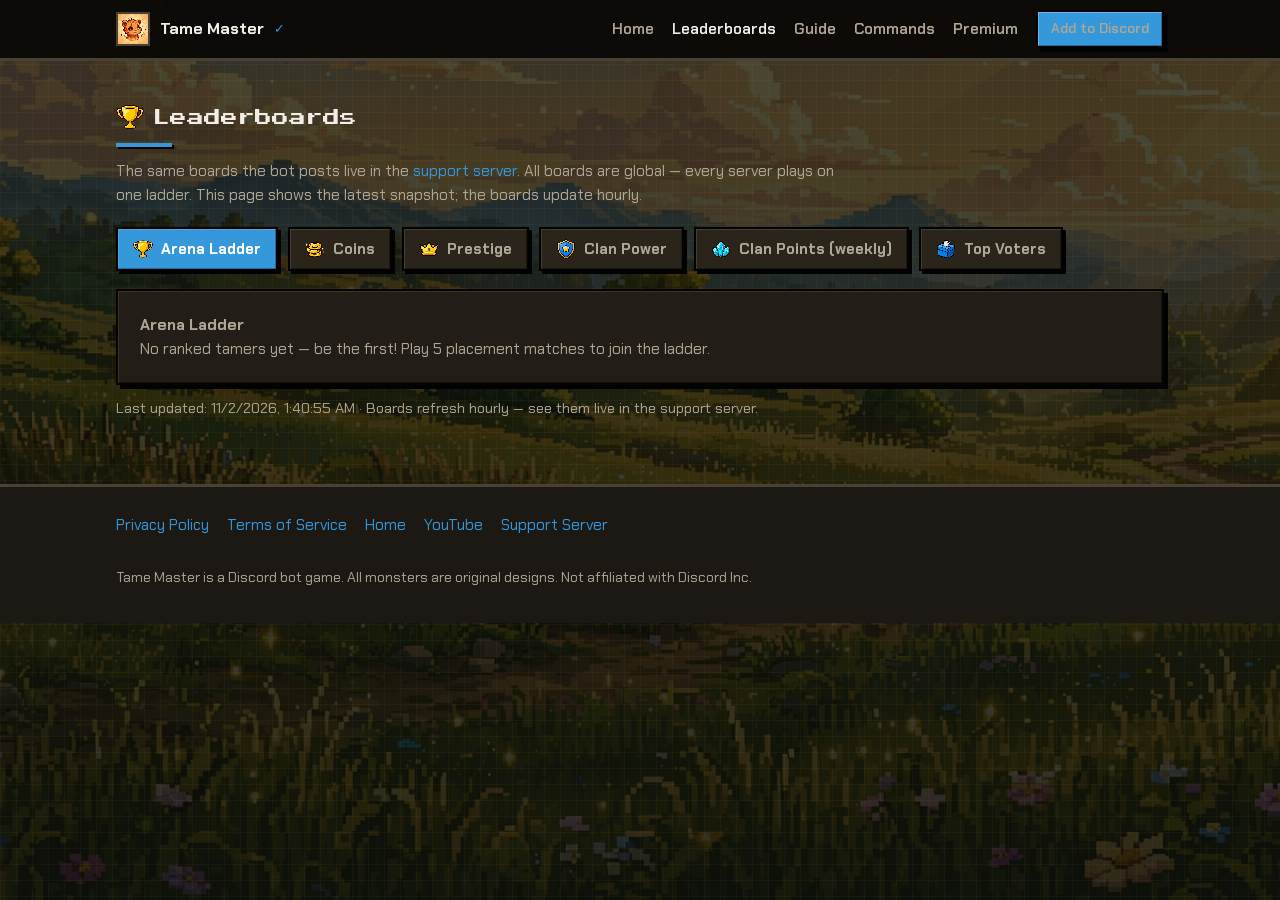
<file: leaderboards.html>
<!DOCTYPE html>
<html lang="en">
<head>
<meta charset="utf-8">
<meta name="viewport" content="width=device-width, initial-scale=1">
<title>Leaderboards — Tame Master</title>
<meta name="description" content="Live Tame Master leaderboards: the global Arena ladder, richest tamers, prestige leaders, and the strongest clans.">
<meta property="og:type" content="website">
<meta property="og:site_name" content="Tame Master">
<meta property="og:title" content="Tame Master — a monster-taming game inside Discord">
<meta property="og:description" content="Hunt and tame 200 original monsters, print coins on your plot, climb the global Arena ladder, trade on the marketplace, and run a clan — all inside Discord.">
<meta property="og:image" content="https://tamemaster.com/assets/og.jpg">
<meta name="twitter:card" content="summary_large_image">
<meta name="twitter:title" content="Tame Master — a monster-taming game inside Discord">
<meta name="twitter:description" content="Hunt and tame 200 original monsters, print coins on your plot, climb the global Arena ladder, trade on the marketplace, and run a clan — all inside Discord.">
<meta name="twitter:image" content="https://tamemaster.com/assets/og.jpg">
<link rel="icon" type="image/png" href="assets/favicon.png">
<link rel="preconnect" href="https://fonts.googleapis.com">
<link rel="preconnect" href="https://fonts.gstatic.com" crossorigin>
<link rel="stylesheet" href="assets/fonts/fonts.css">
<link rel="stylesheet" href="style.css">
</head>
<body>

<header class="site">
  <div class="wrap">
    <a class="brand" href="index.html">
      <img src="assets/avatar.jpg" alt="Tame Master avatar">
      Tame Master <span class="check" title="Verified Discord app">&#10003;</span>
    </a>
    <nav class="main">
      <a href="index.html">Home</a>
      <a href="leaderboards.html" class="active">Leaderboards</a>
      <a href="guide/">Guide</a>
      <a href="index.html#commands">Commands</a>
      <a href="index.html#premium">Premium</a>
      <a class="btn btn-blue btn-small" href="https://discord.com/oauth2/authorize?client_id=1562046640691609631&amp;permissions=268815360&amp;scope=bot%20applications.commands">Add to Discord</a>
    </nav>
  </div>
</header>

<main class="wrap">
  <section>
    <h2><img class="hico" src="assets/icons/trophy.png" alt="">Leaderboards</h2>
    <p class="sub">The same boards the bot posts live in the <a href="https://discord.gg/GYPExCYufj">support server</a>. All boards are global — every server plays on one ladder. This page shows the latest snapshot; the boards update hourly.</p>

    <div class="tabs" id="tabs">
      <button class="tab active" data-board="arena"><img src="assets/icons/trophy.png" alt="">Arena Ladder</button>
      <button class="tab" data-board="coins"><img src="assets/icons/coin.png" alt="">Coins</button>
      <button class="tab" data-board="prestige"><img src="assets/icons/crown.png" alt="">Prestige</button>
      <button class="tab" data-board="clan_power"><img src="assets/icons/shield.png" alt="">Clan Power</button>
      <button class="tab" data-board="clan_week"><img src="assets/icons/clanpoints.png" alt="">Clan Points (weekly)</button>
      <button class="tab" data-board="voters"><img src="assets/icons/ballot.png" alt="">Top Voters</button>
    </div>

    <div id="board-area">
      <p class="board-note">Loading boards…</p>
    </div>
    <p class="board-note" id="updated-line"></p>
  </section>
</main>

<footer class="site">
  <div class="wrap">
    <div class="links">
      <a href="https://github.com/syntaxsz1/tame-master-policies/blob/main/PRIVACY.md">Privacy Policy</a>
      <a href="https://github.com/syntaxsz1/tame-master-policies/blob/main/TERMS.md">Terms of Service</a>
      <a href="index.html">Home</a>
      <a href="https://www.youtube.com/@TameMasterGame">YouTube</a>
      <a href="https://discord.gg/GYPExCYufj">Support Server</a>
    </div>
    <p class="fine">Tame Master is a Discord bot game. All monsters are original designs. Not affiliated with Discord Inc.</p>
  </div>
</footer>

<script>
(function () {
  var TITLES = {
    arena: "Arena Ladder",
    coins: "Coins — richest tamers",
    prestige: "Prestige leaders",
    clan_power: "Clan Power — strongest clans",
    clan_week: "Clan Points — this week",
    voters: "Top Voters — verified votes"
  };
  var area = document.getElementById("board-area");
  var updatedLine = document.getElementById("updated-line");
  var data = null;
  var current = "arena";

  function esc(s) {
    return String(s == null ? "" : s)
      .replace(/&/g, "&amp;").replace(/</g, "&lt;").replace(/>/g, "&gt;")
      .replace(/"/g, "&quot;");
  }

  function render(key) {
    current = key;
    var tabs = document.querySelectorAll(".tab");
    for (var i = 0; i < tabs.length; i++) {
      tabs[i].classList.toggle("active", tabs[i].getAttribute("data-board") === key);
    }
    if (!data) return;
    var rows = (data.boards && data.boards[key]) || [];
    var note = (data.notes && data.notes[key]) || "";
    if (!rows.length) {
      area.innerHTML = '<div class="empty-box"><strong>' + esc(TITLES[key]) +
        '</strong><br>' + esc(note || "No entries yet.") + '</div>';
      return;
    }
    var html = '<div class="board-wrap"><table class="board"><thead><tr><th>#</th><th>Name</th><th>Details</th></tr></thead><tbody>';
    for (var r = 0; r < rows.length; r++) {
      var rk = parseInt(rows[r].rank, 10);
      var rankCell = (rk >= 1 && rk <= 3)
        ? '<span class="chip chip-' + rk + '">' + esc(rows[r].rank) + '</span>'
        : esc(rows[r].rank);
      html += '<tr><td class="rank">' + rankCell + '</td><td>' +
        esc(rows[r].name) + '</td><td class="detail">' +
        esc(rows[r].detail) + '</td></tr>';
    }
    html += '</tbody></table></div>';
    if (note) html += '<p class="board-note">' + esc(note) + '</p>';
    area.innerHTML = html;
  }

  var tabBtns = document.querySelectorAll(".tab");
  for (var i = 0; i < tabBtns.length; i++) {
    tabBtns[i].addEventListener("click", function () {
      render(this.getAttribute("data-board"));
    });
  }

  /* Boards load LIVE from the bot's own feed first (same schema as
     data.json); if the feed is unreachable or returns junk, fall back
     to the data.json snapshot shipped with the site. */
  function loadBoards() {
    return fetch("https://tame-master-bot.fly.dev/leaderboards.json")
      .then(function (resp) {
        if (!resp.ok) throw new Error("HTTP " + resp.status);
        return resp.json();
      })
      .then(function (json) {
        if (!json || typeof json !== "object" || !json.boards) {
          throw new Error("bad feed data");
        }
        return json;
      })
      .catch(function () {
        return fetch("./data.json", { cache: "no-store" })
          .then(function (resp) {
            if (!resp.ok) throw new Error("HTTP " + resp.status);
            return resp.json();
          });
      });
  }

  loadBoards()
    .then(function (json) {
      data = json;
      if (json.updated_at) {
        var d = new Date(json.updated_at);
        updatedLine.textContent = "Last updated: " + d.toLocaleString() +
          " · Boards refresh hourly — see them live in the support server.";
      }
      render(current);
    })
    .catch(function () {
      area.innerHTML = '<div class="empty-box">The boards could not be loaded ' +
        'right now. They are always live in the #leaderboards channel of the ' +
        '<a href="https://discord.gg/GYPExCYufj">support server</a>.</div>';
    });
})();
</script>

</body>
</html>
</file>
<file: assets/fonts/fonts.css>
@font-face{font-family:'Press Start 2P';font-style:normal;font-weight:400;font-display:swap;src:url('press-start-2p-400.woff2') format('woff2');}
@font-face{font-family:'Chakra Petch';font-style:normal;font-weight:400;font-display:swap;src:url('chakra-petch-400.woff2') format('woff2');}
@font-face{font-family:'Chakra Petch';font-style:normal;font-weight:600;font-display:swap;src:url('chakra-petch-600.woff2') format('woff2');}
@font-face{font-family:'Chakra Petch';font-style:normal;font-weight:700;font-display:swap;src:url('chakra-petch-700.woff2') format('woff2');}
</file>
<file: style.css>
/* Tame Master — shared site styles v5.
   Detailed pixel-art theme: square beveled panels, hard offset shadows,
   warm charcoal + ember backdrop, theme blue #3498db kept as accent only,
   gold #f1c40f reserved for podium/Mythic.
   v5: page reads black/charcoal + ember (no longer a blue page); panels are
   warm charcoal darks; Chakra Petch carries all body/UI text (readable,
   normal case); Press Start 2P kept only for the hero H1 and section
   titles, at reduced sizes. Game emoji art is used as icons throughout.
   Panels: 2px dark outline + inset pixel bevel (light top-left, dark
   bottom-right) over the hard drop shadow. No rounded corners anywhere. */
:root {
  --bg: #14110d;
  --bg2: #1c1813;
  --panel: #221d16;
  --panel2: #2a241a;
  --border: #4a4136;
  --edge: #050403;
  --ink: #030202;
  --text: #f2ede6;
  --muted: #b0a696;
  --blue: #3498db;
  --blue-dark: #2470a3;
  --gold: #f1c40f;
  --silver: #cfd8dc;
  --bronze: #cd7f32;
  --green: #2ecc71;
  --common: #95a5a6;
  --rare: #3498db;
  --epic: #9b59b6;
  --legendary: #f1c40f;
  --mythic: #e91e63;
  --radius: 0;
  --px-shadow: 4px 4px 0 var(--ink);
  --px-shadow-sm: 3px 3px 0 var(--ink);
  --font-px: "Press Start 2P", "Courier New", monospace;
  --font-ui: "Chakra Petch", "Segoe UI", system-ui, sans-serif;
  --font-body: "Chakra Petch", "Segoe UI", system-ui, -apple-system, Roboto, Helvetica, Arial, sans-serif;
  --bevel: inset 1px 1px 0 rgba(255, 240, 214, 0.10), inset -1px -1px 0 rgba(0, 0, 0, 0.38);
}
* { box-sizing: border-box; margin: 0; padding: 0; }
html { scroll-behavior: smooth; }
body {
  background-color: var(--bg);
  color: var(--text);
  font-family: var(--font-body);
  font-size: 15.5px;
  line-height: 1.55;
}
/* Fixed scenic backdrop: ember-arena art under a heavy near-black warm
   overlay, with a faint ember pixel grid layered on top. Content sections
   and cards keep their own solid fills, so readability never depends on
   the photo. */
body::before {
  content: "";
  position: fixed; inset: 0; z-index: -1;
  background-image:
    linear-gradient(rgba(255, 170, 60, 0.045) 1px, transparent 1px),
    linear-gradient(90deg, rgba(255, 170, 60, 0.045) 1px, transparent 1px),
    linear-gradient(rgba(13, 14, 8, 0.74), rgba(13, 14, 8, 0.86)),
    url("assets/bg-field.webp");
  background-size: 16px 16px, 16px 16px, cover, cover;
  background-position: 0 0, 0 0, center, center;
  background-repeat: repeat, repeat, no-repeat, no-repeat;
}
a { color: var(--blue); text-decoration: none; }
a:hover { text-decoration: underline; }
a:focus-visible, button:focus-visible { outline: 2px dashed var(--blue); outline-offset: 2px; }
img { max-width: 100%; display: block; }

.px, h1, section h2 {
  font-family: var(--font-px);
  font-weight: 400;
}
.brand, .btn, .tab,
.stat .num, .card h3, .cmd-group h3, .arena-point h3, .rank-tier .tname {
  font-family: var(--font-ui);
  font-weight: 700;
}

/* v4: no rounded corners anywhere — square pixel panels only. */
.btn, .tab, .card, .stat, .arena-band, .arena-point, .rank-tier,
.mon, .cmd-group, .premium-box, .board-wrap, .empty-box, .chip,
.rarity, .cmd code, .brand img, .trust-strip, .champion-card,
.motd-card, .safety-card { border-radius: 0; }

.wrap { max-width: 1080px; margin: 0 auto; padding: 0 16px; }

/* Header / nav */
header.site {
  position: sticky; top: 0; z-index: 20;
  background: rgba(12, 10, 8, 0.97);
  border-bottom: 3px solid var(--border);
}
header.site .wrap {
  display: flex; align-items: center; gap: 14px;
  padding-top: 10px; padding-bottom: 10px; flex-wrap: wrap;
}
.brand { display: flex; align-items: center; gap: 10px; color: var(--text); font-size: 1rem; }
.brand:hover { text-decoration: none; color: var(--blue); }
.brand img { width: 34px; height: 34px; border: 2px solid var(--border); image-rendering: pixelated; }
.brand .check { color: var(--blue); font-size: 0.8rem; }
nav.main { margin-left: auto; display: flex; align-items: center; gap: 18px; flex-wrap: wrap; }
nav.main a { color: var(--muted); font-weight: 600; }
nav.main a:hover, nav.main a.active { color: var(--text); text-decoration: none; }

/* Buttons — hard-shadow pixel style */
.btn {
  display: inline-block; padding: 12px 20px;
  font-size: 1rem; line-height: 1.35;
  border: 2px solid var(--ink);
  box-shadow: var(--px-shadow), inset 1px 1px 0 rgba(255, 255, 255, 0.28), inset -1px -1px 0 rgba(0, 0, 0, 0.30);
  cursor: pointer; text-align: center;
  transition: transform 0.05s ease, box-shadow 0.05s ease;
}
.btn:hover {
  text-decoration: none;
  transform: translate(2px, 2px);
  box-shadow: 2px 2px 0 var(--ink), inset 1px 1px 0 rgba(255, 255, 255, 0.28), inset -1px -1px 0 rgba(0, 0, 0, 0.30);
}
.btn:active {
  transform: translate(4px, 4px);
  box-shadow: 0 0 0 var(--ink), inset 1px 1px 0 rgba(255, 255, 255, 0.28), inset -1px -1px 0 rgba(0, 0, 0, 0.30);
}
.btn-blue { background: var(--blue); color: #fff; }
.btn-ghost { background: var(--panel2); color: var(--text); }
.btn-small { padding: 8px 13px; font-size: 0.85rem; }

/* Hero — no banner: the hunting field itself is the hero background.
   The shade is darkest behind the title (top), lightens through the
   middle so the meadow shows, and the sprites stand in the field's own
   foreground grass. */
.hero {
  border-bottom: 3px solid var(--border);
  background:
    linear-gradient(rgba(9, 10, 7, 0.78) 0%, rgba(9, 10, 7, 0.55) 34%, rgba(9, 10, 7, 0.12) 62%, rgba(9, 10, 7, 0.30) 100%),
    url("assets/bg-field.webp") center bottom / cover no-repeat,
    var(--bg2);
}
.hero-sprites {
  display: flex; justify-content: center; align-items: flex-end;
  gap: 12px; margin-top: 26px; flex-wrap: nowrap;
}
.hero-sprites img {
  image-rendering: pixelated; width: auto;
  filter: drop-shadow(3px 3px 0 rgba(0, 0, 0, 0.35));
}
.hero-inner {
  text-align: center; padding: 20px 16px 26px;  /* faint pixel dither behind the title block */
  background-image:
    linear-gradient(45deg, rgba(255, 255, 255, 0.025) 25%, transparent 25%, transparent 75%, rgba(255, 255, 255, 0.025) 75%),
    linear-gradient(45deg, rgba(255, 255, 255, 0.025) 25%, transparent 25%, transparent 75%, rgba(255, 255, 255, 0.025) 75%);
  background-size: 8px 8px;
  background-position: 0 0, 4px 4px;
}
.hero-inner h1 {
  font-size: clamp(1.05rem, 3.8vw, 1.6rem);
  line-height: 1.45;
  text-shadow: 4px 4px 0 var(--ink);
}
.hero-inner h1 .check { color: var(--blue); font-size: 0.62em; vertical-align: middle; }
.verified-note { color: var(--muted); margin-top: 10px; font-size: 0.95rem; }
.hero-inner .tagline { font-size: 1.15rem; margin-top: 8px; text-shadow: 2px 2px 0 rgba(0, 0, 0, 0.55); }
.hero-buttons { margin-top: 16px; display: flex; gap: 14px; justify-content: center; flex-wrap: wrap; }

/* Stats strip */
.stats {
  display: grid; grid-template-columns: repeat(4, 1fr); gap: 14px;
  margin: 20px 0 2px;
}
.stat {
  background: var(--panel); border: 2px solid var(--edge);
  box-shadow: var(--px-shadow-sm), var(--bevel);
  padding: 11px 10px; text-align: center;
}
.stat .num { font-size: 1.4rem; color: var(--blue); line-height: 1.3; }
.stat .lbl { color: var(--muted); font-size: 0.92rem; margin-top: 2px; }

/* Sections */
section { padding: 42px 0 8px; }
section h2 { font-size: clamp(0.8rem, 2.4vw, 1.05rem); line-height: 1.7; margin-bottom: 12px; }
section h2::after {
  content: ""; display: block;
  width: 56px; height: 4px; margin-top: 10px;
  background: var(--blue);
  box-shadow: 2px 2px 0 var(--ink);
}
section .sub { color: var(--muted); margin-bottom: 20px; max-width: 720px; }

/* Cards grid */
.grid { display: grid; grid-template-columns: repeat(auto-fill, minmax(230px, 1fr)); gap: 16px; }
.card {
  background: var(--panel); border: 2px solid var(--edge);
  box-shadow: var(--px-shadow), var(--bevel);
  padding: 18px;
}
.card h3 { font-size: 1.05rem; line-height: 1.35; margin-bottom: 8px; color: var(--text); display: flex; align-items: center; gap: 10px; }
.card-ico { width: 32px; height: 32px; flex: 0 0 auto; image-rendering: pixelated; }
.card-ico.tall { width: auto; height: 36px; }
.stat .sico { width: 30px; height: 30px; margin: 0 auto 5px; image-rendering: pixelated; }
h2 .hico { width: 28px; height: 28px; display: inline-block; vertical-align: -5px; margin-right: 9px; image-rendering: pixelated; }
.tab img { width: 20px; height: 20px; image-rendering: pixelated; }
.card p { color: var(--muted); font-size: 0.95rem; }

/* Arena band */
.arena-band {
  background: var(--bg2);
  border: 2px solid var(--edge);
  box-shadow: var(--px-shadow), var(--bevel);
  padding: 26px 22px 24px;
  margin-top: 42px;
}
.arena-band .sub { margin-bottom: 16px; }
.arena-points { display: grid; grid-template-columns: repeat(auto-fit, minmax(220px, 1fr)); gap: 14px; margin-bottom: 20px; }
.arena-point {
  background: var(--panel); border: 2px solid var(--edge);
  box-shadow: var(--px-shadow-sm), var(--bevel);
  padding: 14px 16px;
}
.arena-point h3 { font-size: 0.95rem; line-height: 1.35; margin-bottom: 6px; color: var(--blue); }
.arena-point p { color: var(--muted); font-size: 0.93rem; }
.ranks {
  display: flex; flex-wrap: wrap; gap: 10px;
  padding: 4px 2px 12px; margin-bottom: 18px;
}
.rank-tier {
  flex: 0 0 auto; width: 102px; text-align: center;
  background: var(--panel); border: 2px solid var(--edge);
  box-shadow: var(--px-shadow-sm), var(--bevel);
  padding: 10px 6px 9px;
}
.rank-tier img { width: 56px; height: 56px; margin: 0 auto 7px; }
.rank-tier .tname { font-size: 0.82rem; line-height: 1.35; }
.rank-tier.top { border-color: var(--gold); box-shadow: var(--px-shadow-sm), 0 0 14px rgba(241, 196, 15, 0.35), var(--bevel); }
.rank-tier.top .tname { color: var(--gold); }

/* Leaderboard teaser (home) */
.teaser-table { margin-bottom: 16px; }

/* Showcase */
.showcase { display: grid; grid-template-columns: repeat(auto-fill, minmax(150px, 1fr)); gap: 16px; }
.mon {
  background: var(--panel); border: 2px solid var(--edge);
  box-shadow: var(--px-shadow), var(--bevel);
  padding: 14px 10px 12px; text-align: center;
}
.mon img { width: 120px; height: 120px; object-fit: contain; margin: 0 auto 8px; image-rendering: pixelated; }
.mon .mname { font-weight: 700; }
.mon[data-r="common"]    { box-shadow: var(--px-shadow), 0 0 12px rgba(149, 165, 166, 0.22), var(--bevel); }
.mon[data-r="rare"]      { border-color: #1d4e6e; box-shadow: var(--px-shadow), 0 0 14px rgba(52, 152, 219, 0.35), var(--bevel); }
.mon[data-r="epic"]      { border-color: #5e3370; box-shadow: var(--px-shadow), 0 0 14px rgba(155, 89, 182, 0.40), var(--bevel); }
.mon[data-r="legendary"] { border-color: #8a6d1c; box-shadow: var(--px-shadow), 0 0 14px rgba(241, 196, 15, 0.40), var(--bevel); }
.mon[data-r="mythic"]    { border-color: #8f1440; box-shadow: var(--px-shadow), 0 0 16px rgba(233, 30, 99, 0.45), var(--bevel); }
.rarity { display: inline-block; margin-top: 4px; font-size: 0.85rem; font-weight: 700; letter-spacing: 0.01em; padding: 2px 9px; border: 2px solid; }
.r-common { color: var(--common); border-color: var(--common); }
.r-rare { color: var(--rare); border-color: var(--rare); }
.r-epic { color: var(--epic); border-color: var(--epic); }
.r-legendary { color: var(--legendary); border-color: var(--legendary); }
.r-mythic { color: var(--mythic); border-color: var(--mythic); }

/* Commands */
.cmd-grid { display: grid; grid-template-columns: repeat(auto-fill, minmax(320px, 1fr)); gap: 16px; }
.cmd-group { background: var(--panel); border: 2px solid var(--edge); box-shadow: var(--px-shadow), var(--bevel); padding: 18px; }
.cmd-group h3 { margin-bottom: 12px; font-size: 1.05rem; line-height: 1.35; display: flex; align-items: center; gap: 9px; }
.gico { width: 24px; height: 24px; flex: 0 0 auto; image-rendering: pixelated; }
.cmd { display: flex; gap: 10px; padding: 5px 0; font-size: 0.94rem; }
.cmd code {
  background: var(--panel2); border: 1px solid var(--border);
  padding: 0 7px; font-family: var(--font-ui); font-size: 0.92rem;
  color: #7ec3f2; white-space: nowrap; height: fit-content;
}
.cmd span { color: var(--muted); }

/* Premium — gold treatment */
.premium-box {
  background: var(--panel);
  border: 3px solid var(--gold);
  box-shadow: var(--px-shadow), 0 0 22px rgba(241, 196, 15, 0.20), inset 0 0 0 2px rgba(241, 196, 15, 0.28), inset 1px 1px 0 rgba(255, 255, 255, 0.14), inset -1px -1px 0 rgba(0, 0, 0, 0.40);
  padding: 22px;
}
.premium-box ul { list-style: none; margin-top: 10px; }
.premium-box li { padding: 6px 0; border-bottom: 1px solid var(--border); color: var(--muted); }
.premium-box li img.pico { width: 22px; height: 22px; display: inline-block; vertical-align: -5px; margin-right: 8px; image-rendering: pixelated; }
.premium-box li:last-child { border-bottom: none; }
.premium-box li strong { color: var(--text); }

/* Leaderboards */
.tabs { display: flex; gap: 10px; flex-wrap: wrap; margin: 18px 0; }
.tab {
  background: var(--panel2); color: var(--muted);
  display: inline-flex; align-items: center; gap: 8px;
  border: 2px solid var(--ink);
  box-shadow: var(--px-shadow-sm), inset 1px 1px 0 rgba(255, 255, 255, 0.12), inset -1px -1px 0 rgba(0, 0, 0, 0.30);
  padding: 10px 15px; font-size: 0.95rem; line-height: 1.35; cursor: pointer;
  transition: transform 0.05s ease, box-shadow 0.05s ease;
}
.tab:hover { color: var(--text); transform: translate(1px, 1px); box-shadow: 2px 2px 0 var(--ink), inset 1px 1px 0 rgba(255, 255, 255, 0.12), inset -1px -1px 0 rgba(0, 0, 0, 0.30); }
.tab:active { transform: translate(3px, 3px); box-shadow: 0 0 0 var(--ink), inset 1px 1px 0 rgba(255, 255, 255, 0.12), inset -1px -1px 0 rgba(0, 0, 0, 0.30); }
.tab.active { background: var(--blue); color: #fff; }
.board-wrap { border: 2px solid var(--edge); box-shadow: var(--px-shadow), var(--bevel); }
table.board { width: 100%; border-collapse: collapse; background: var(--panel); }
table.board th, table.board td { text-align: left; padding: 11px 14px; font-size: 0.96rem; }
table.board th { background: #0c0a07; color: var(--muted); font-size: 0.88rem; letter-spacing: 0.02em; border-bottom: 2px solid var(--blue); }
table.board tr + tr td { border-top: 1px solid var(--border); }
table.board tbody tr:hover td { background: rgba(52, 152, 219, 0.06); }
table.board td.rank { font-weight: 700; color: var(--blue); width: 64px; }
table.board td.detail { color: var(--muted); }
.chip {
  display: inline-block; min-width: 32px; text-align: center;
  padding: 2px 7px; font-weight: 700;
  border: 2px solid var(--ink); box-shadow: 2px 2px 0 var(--ink), inset 1px 1px 0 rgba(255, 255, 255, 0.35);
}
.chip-1 { background: var(--gold); color: #241c00; }
.chip-2 { background: var(--silver); color: #16202a; }
.chip-3 { background: var(--bronze); color: #241300; }
.board-note { color: var(--muted); margin-top: 12px; font-size: 0.92rem; }
.empty-box {
  background: var(--panel); border: 2px solid var(--edge);
  box-shadow: var(--px-shadow), var(--bevel);
  padding: 22px; color: var(--muted);
}

/* Footer */
footer.site { border-top: 3px solid var(--border); margin-top: 56px; padding: 26px 0 34px; background: var(--bg2); }
footer.site .wrap { display: flex; gap: 22px; flex-wrap: wrap; align-items: center; }
footer.site .links { display: flex; gap: 18px; flex-wrap: wrap; }
footer.site .fine { color: var(--muted); font-size: 0.88rem; width: 100%; margin-top: 8px; }

/* --- v6 pass: pro + competitive + kid-friendly --- */

/* Trust strip under the hero */
.trust-strip {
  display: flex; flex-wrap: wrap; gap: 10px 26px; align-items: center;
  background: var(--panel); border: 2px solid var(--edge);
  box-shadow: var(--px-shadow-sm), var(--bevel);
  padding: 12px 18px; margin-top: 26px;
  font-size: 0.93rem; font-weight: 600;
}
.trust-item { display: inline-flex; align-items: center; gap: 8px; color: var(--text); }
a.trust-item { color: var(--blue); }
a.trust-item:hover { color: var(--text); }
.trust-item img { width: 20px; height: 20px; image-rendering: pixelated; }

/* Split countdown + kid-simple sub-lines */
.split-countdown {
  font-family: var(--font-ui); font-weight: 700;
  color: var(--gold); font-size: 1rem; margin-bottom: 18px;
}
.kid-note { color: var(--muted); font-size: 0.85rem; margin-top: 7px; opacity: 0.85; }

/* Home boards: champion spotlight + Coins | Arena duo */
.boards-duo { display: grid; grid-template-columns: 1fr 1fr; gap: 22px; }
.board-col .sub { margin-bottom: 14px; }
#champion-slot { margin-bottom: 22px; }
#champion-slot:empty { margin-bottom: 0; }
.champion-card {
  display: flex; align-items: center; gap: 18px;
  background: var(--panel);
  border: 3px solid var(--gold);
  box-shadow: var(--px-shadow), 0 0 22px rgba(241, 196, 15, 0.20), inset 0 0 0 2px rgba(241, 196, 15, 0.28), inset 1px 1px 0 rgba(255, 255, 255, 0.14), inset -1px -1px 0 rgba(0, 0, 0, 0.40);
  padding: 18px 20px;
}
.champion-card .champ-crown { width: 52px; height: 52px; flex: 0 0 auto; image-rendering: pixelated; }
.champ-label {
  font-family: var(--font-px); font-size: 0.62rem; line-height: 1.6;
  color: var(--gold); letter-spacing: 0.02em;
}
.champ-name { font-family: var(--font-ui); font-weight: 700; font-size: 1.3rem; line-height: 1.3; }
.champ-stats { display: flex; gap: 10px 22px; flex-wrap: wrap; margin-top: 4px; }
.champ-stat { color: var(--muted); font-weight: 600; }
.rank-badge-inline { width: 24px; height: 24px; display: inline-block; vertical-align: -6px; margin-right: 8px; }

/* Tournament champion spotlight + Hall of Champions */
#tournament-champion { margin-bottom: 0; }
.tourney-card { margin-bottom: 22px; }
.tourney-mon { width: 28px; height: 28px; vertical-align: -8px; margin-right: 5px; image-rendering: pixelated; }
.tourney-mon-wrap { white-space: nowrap; }
.hall-title {
  font-family: var(--font-px); font-size: 0.72rem; line-height: 1.6;
  color: var(--gold); letter-spacing: 0.02em; margin: 4px 0 12px;
}
.hall-list { display: flex; flex-direction: column; gap: 8px; margin-bottom: 22px; }
.hall-row {
  display: flex; gap: 10px 22px; flex-wrap: wrap; align-items: baseline;
  background: var(--panel); border: 2px solid var(--edge);
  padding: 10px 14px;
}
.hall-name { font-family: var(--font-ui); font-weight: 700; }
.hall-detail { color: var(--muted); font-weight: 600; font-size: 0.92rem; }

/* Monster of the Day */
.motd-card {
  display: flex; align-items: center; gap: 24px;
  background: var(--panel); border: 2px solid var(--edge);
  box-shadow: var(--px-shadow), var(--bevel);
  padding: 20px 24px; max-width: 640px;
}
.motd-card[data-r="common"]    { box-shadow: var(--px-shadow), 0 0 12px rgba(149, 165, 166, 0.22), var(--bevel); }
.motd-card[data-r="rare"]      { border-color: #1d4e6e; box-shadow: var(--px-shadow), 0 0 14px rgba(52, 152, 219, 0.35), var(--bevel); }
.motd-card[data-r="epic"]      { border-color: #5e3370; box-shadow: var(--px-shadow), 0 0 14px rgba(155, 89, 182, 0.40), var(--bevel); }
.motd-card[data-r="legendary"] { border-color: #8a6d1c; box-shadow: var(--px-shadow), 0 0 14px rgba(241, 196, 15, 0.40), var(--bevel); }
.motd-card[data-r="mythic"]    { border-color: #8f1440; box-shadow: var(--px-shadow), 0 0 16px rgba(233, 30, 99, 0.45), var(--bevel); }
.motd-sprite { width: 150px; height: 150px; object-fit: contain; flex: 0 0 auto; image-rendering: pixelated; }
.motd-name { font-family: var(--font-ui); font-weight: 700; font-size: 1.45rem; line-height: 1.25; }
.motd-line { color: var(--muted); font-size: 1.02rem; margin-top: 10px; }

/* Play-safe card */
.safety-card {
  background: var(--panel); border: 2px solid var(--edge);
  box-shadow: var(--px-shadow), var(--bevel);
  padding: 20px 22px; max-width: 760px;
}
.safety-card p { color: var(--muted); font-size: 1rem; }
.safety-card strong { color: var(--text); }

@media (max-width: 860px) {
  .boards-duo { grid-template-columns: 1fr; }
}

@media (max-width: 640px) {
  .hero-sprites { gap: 6px; }
  .hero-sprites img { height: 42px !important; }
  .hero-sprites img:nth-child(4) { height: 56px !important; }
  .stats { grid-template-columns: repeat(2, 1fr); }
  section { padding: 32px 0 4px; }
  .arena-band { padding: 20px 14px; }
  .brand { font-size: 0.85rem; }
  .brand img { width: 28px; height: 28px; }
  header.site .wrap { gap: 8px; padding-top: 8px; padding-bottom: 8px; }
  nav.main { margin-left: 0; gap: 8px 14px; }
  nav.main a { font-size: 0.92rem; }
  nav.main .btn-small { padding: 6px 10px; font-size: 0.8rem; }
  .hero-inner h1 { font-size: 1.05rem; }
  section h2 { font-size: 0.82rem; }
  .motd-card { flex-direction: column; text-align: center; gap: 12px; padding: 18px 16px; }
  .champion-card { gap: 14px; padding: 16px; }
  .champion-card .champ-crown { width: 42px; height: 42px; }
}

/* Supporters wall (sync 126) */
.supporters-wall {
  display: flex;
  flex-wrap: wrap;
  gap: 10px;
  margin: 14px 0 18px;
}
.supporter-chip {
  background: var(--panel);
  border: 2px solid var(--border);
  box-shadow: 0 3px 0 var(--edge);
  padding: 8px 14px;
  font-weight: 600;
}
.supporter-votes {
  color: var(--muted);
  font-weight: 400;
  font-size: 0.85em;
  margin-left: 6px;
}
</file>
